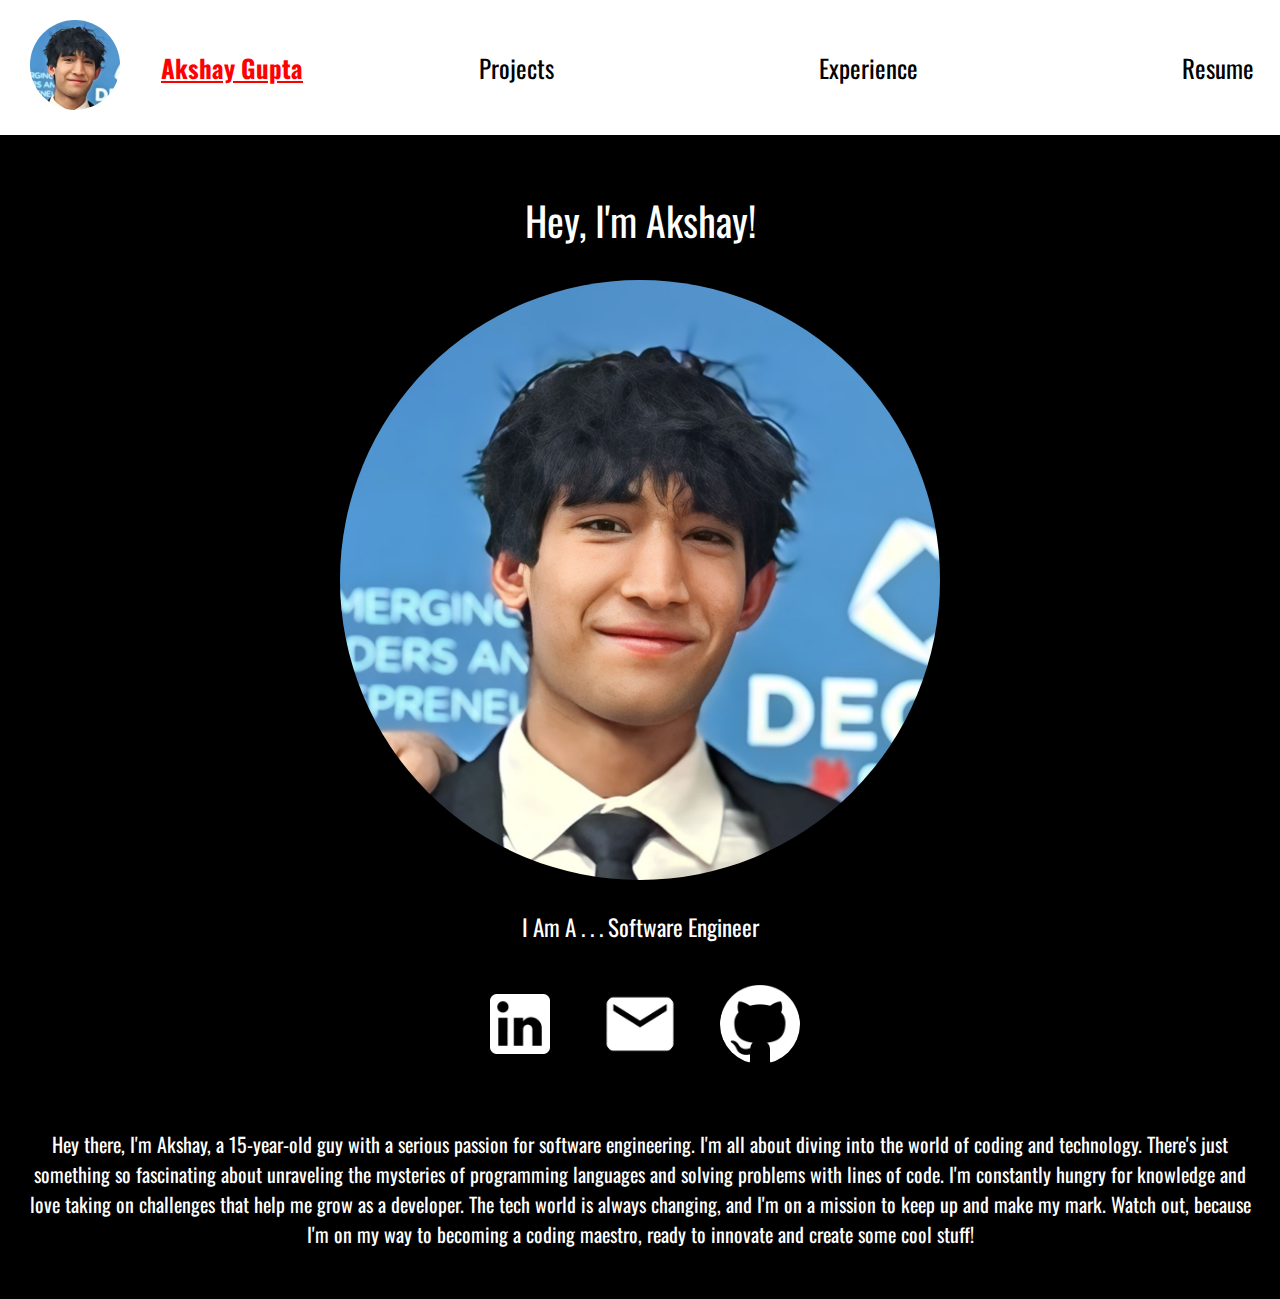
<file: index.html>
<!DOCTYPE html>
<html>
  <head>
    <title>
      Akshay Gupta
    </title>
    <link rel="stylesheet" href="styles/home-styles.css">
    <link rel="stylesheet" href="styles/general-styles.css">
    <link rel="preconnect" href="https://fonts.googleapis.com">
    <link rel="preconnect" href="https://fonts.gstatic.com" crossorigin>
    <link href="https://fonts.googleapis.com/css2?family=Oswald:wght@400;500;700&display=swap" rel="stylesheet">

  </head>

  <body class="body">
    <div class="header">
      <div class="left-header">
        <a href="index.html">
          <img class="header-picture" src="header-image.png">
        </a>
        <a href="index.html">
          <button class="header-name">
          Akshay Gupta
          </button>
        </a>
      </div>
      <div class="right-header">
        <a href="projects.html"> <button class="header-pages">
          Projects
        </button> </a>
        <a href="experience.html"> <button class="header-pages">
          Experience
        </button></a>
        <a href="resume.html"> <button class="header-pages">
          Resume
        </button></a>
      </div>
    </div>
    <div class="page-content">

      <div class="about-me">
        Hey, I'm Akshay!
      </div>

      <div class="page-image-div">
        <img class="page-image" src="big-image.png">
      </div>


      <div class="i-am">
        I Am A . . . Software Engineer
      </div>

      <div class="social-links-div">
        <a href="https://www.linkedin.com/in/akshay-m-gupta" target="_blank"><img class="social-links" src="social-links/linkedin.png"></a>
        <a href="https://mail.google.com/mail/u/1/?fs=1&to=akshaymgupta2008@gmail.com&tf=cm" target="_blank"><img class="social-links" src="social-links/mail.png"></a>
        <a href="https://github.com/akshayg99" target="_blank"><img class="social-links" src="social-links/github.png"></a>
      </div>

      <div class="about-me-text">
        Hey there, I'm Akshay, a 15-year-old guy with a serious passion for software engineering. 
        I'm all about diving into the world of coding and technology. There's just something so 
        fascinating about unraveling the mysteries of programming languages and solving problems 
        with lines of code. I'm constantly hungry for knowledge and love taking on challenges that 
        help me grow as a developer. The tech world is always changing, and I'm on a mission to 
        keep up and make my mark. Watch out, because I'm on my way to becoming a coding maestro, 
        ready to innovate and create some cool stuff!
      </div>
    </div>

  </body>







</html>
</file>
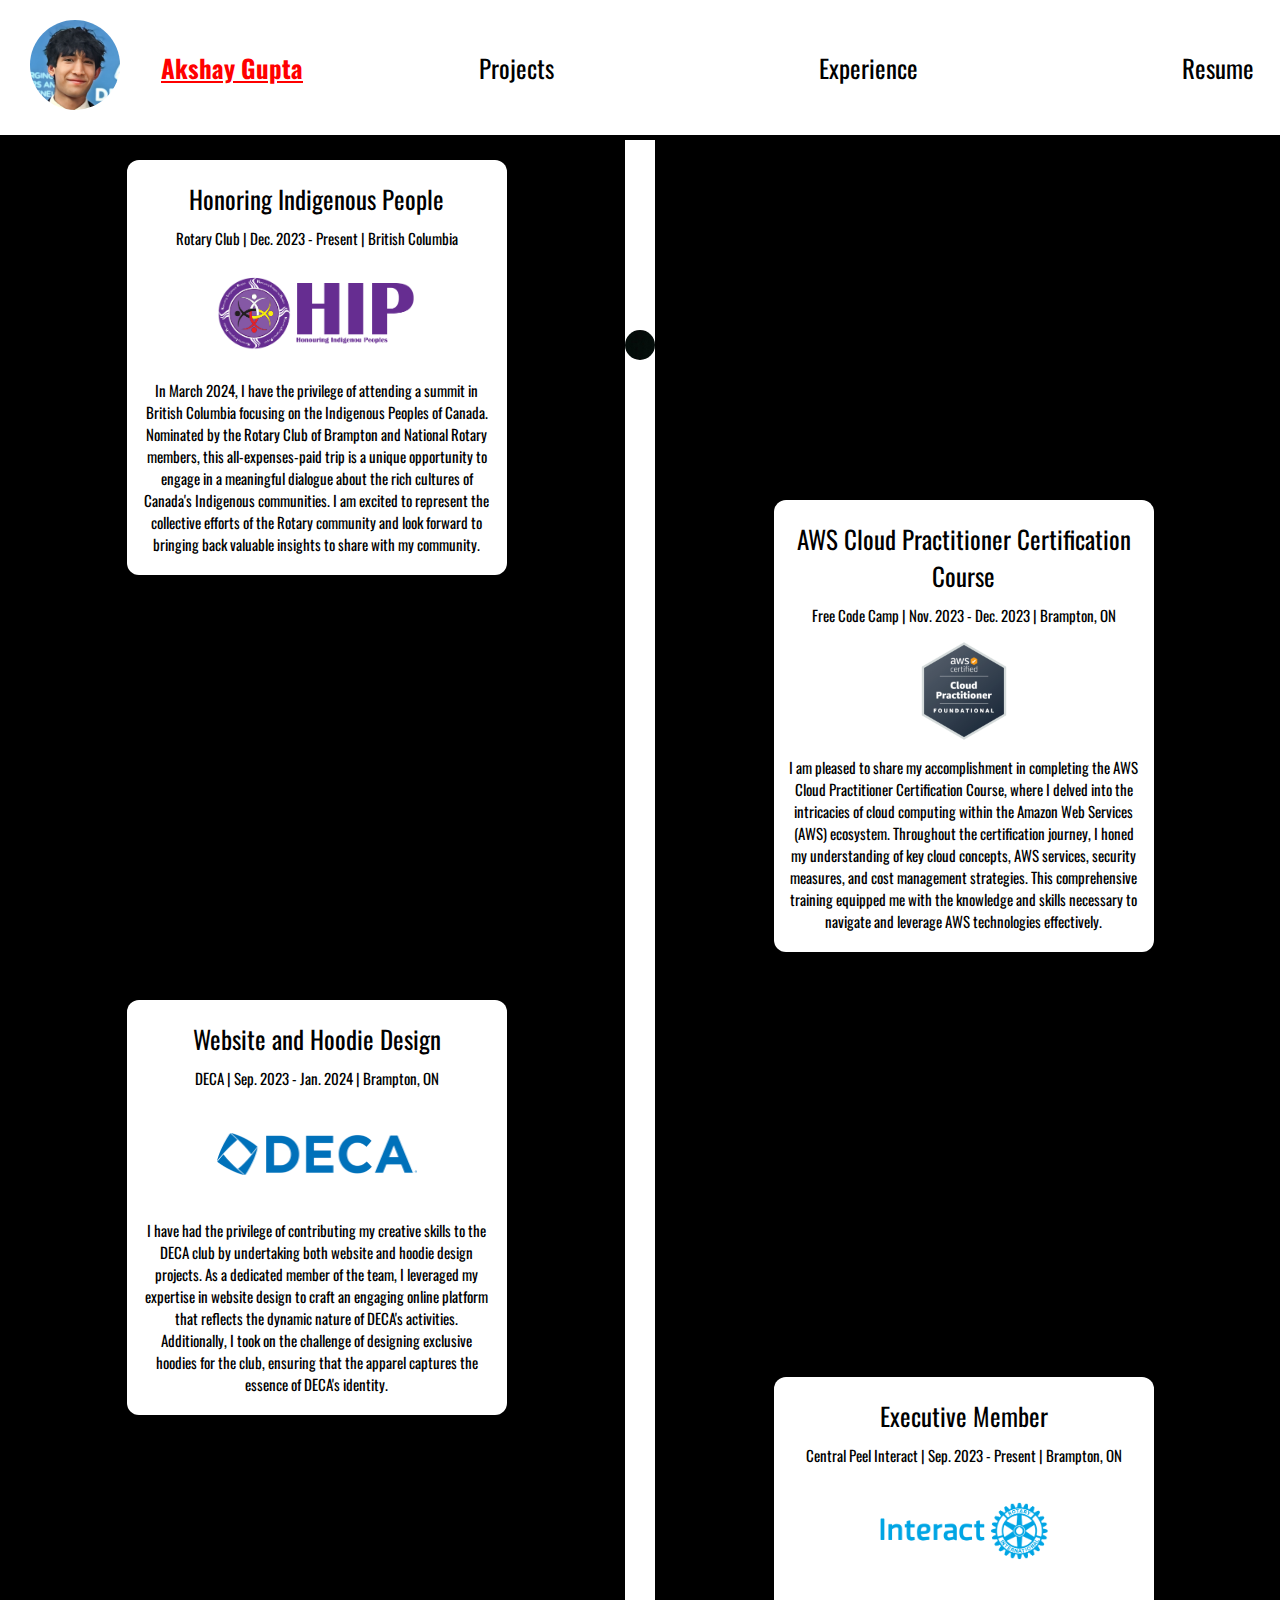
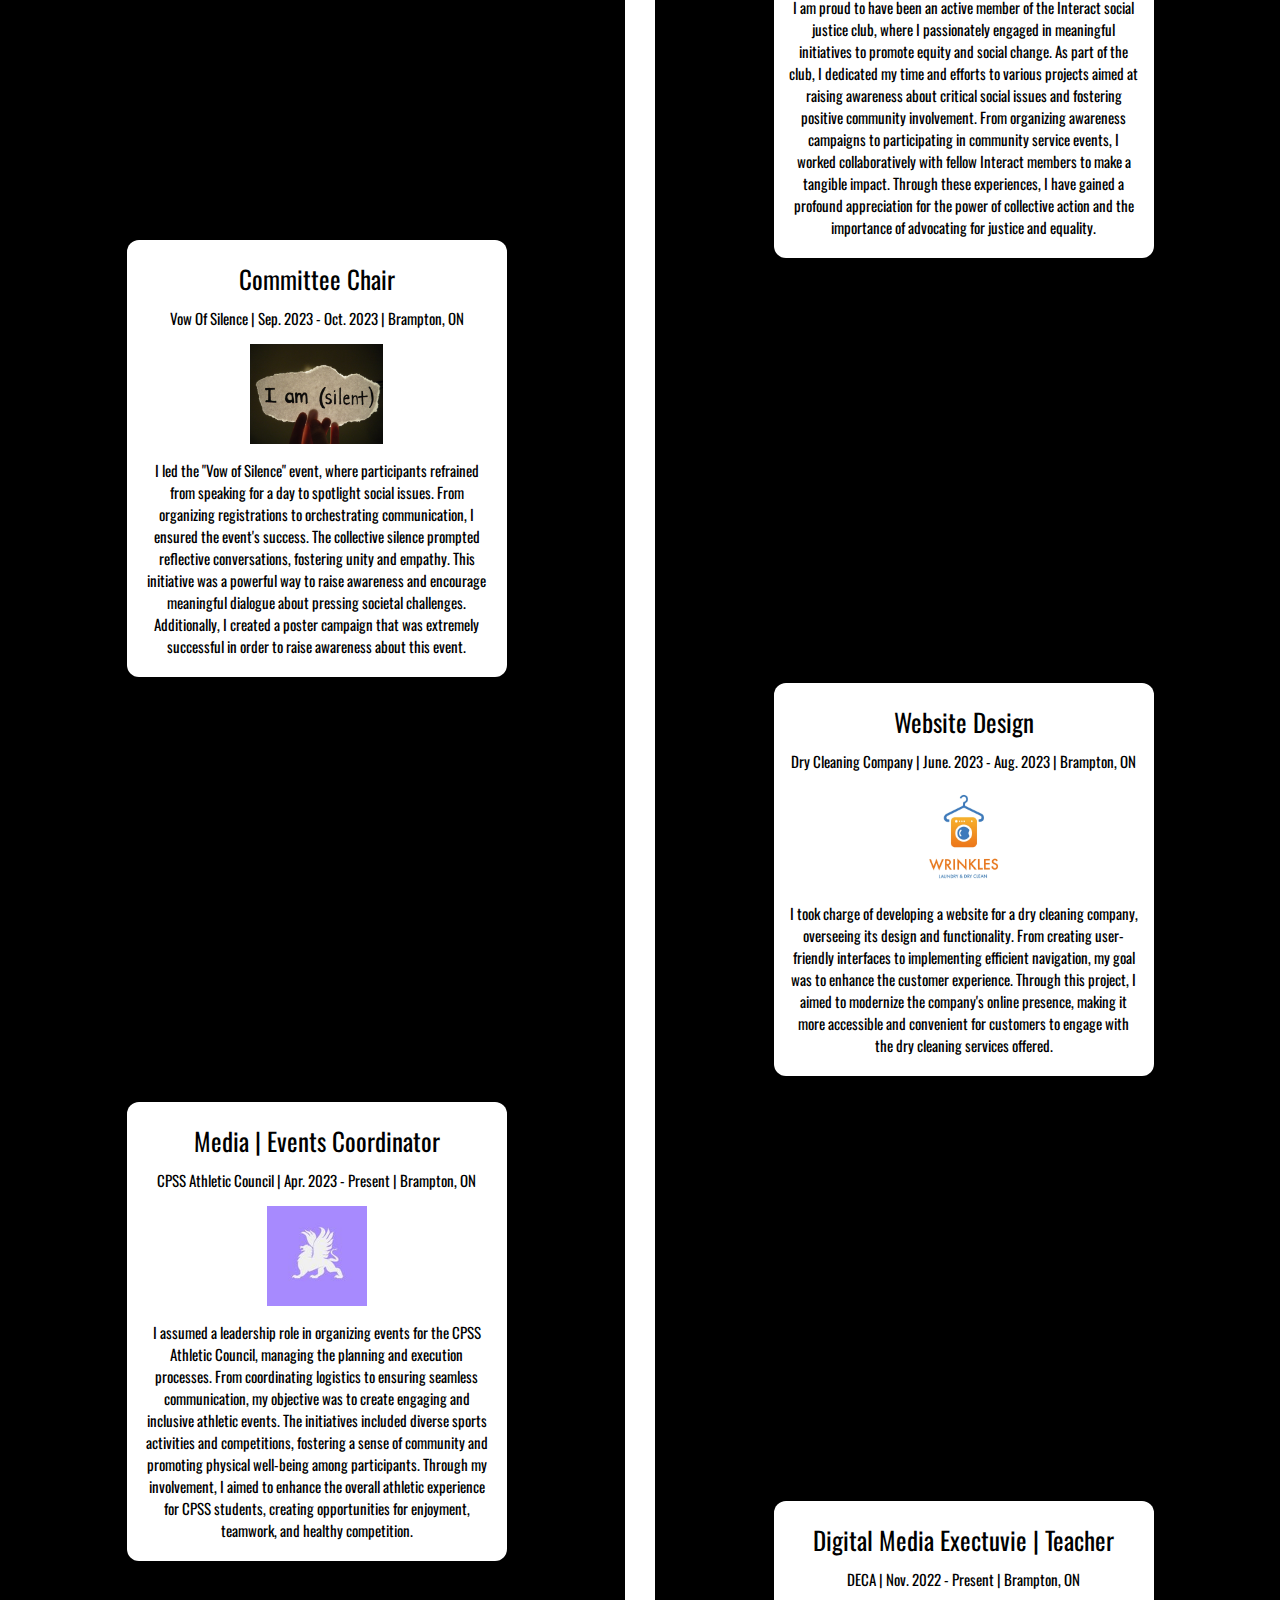
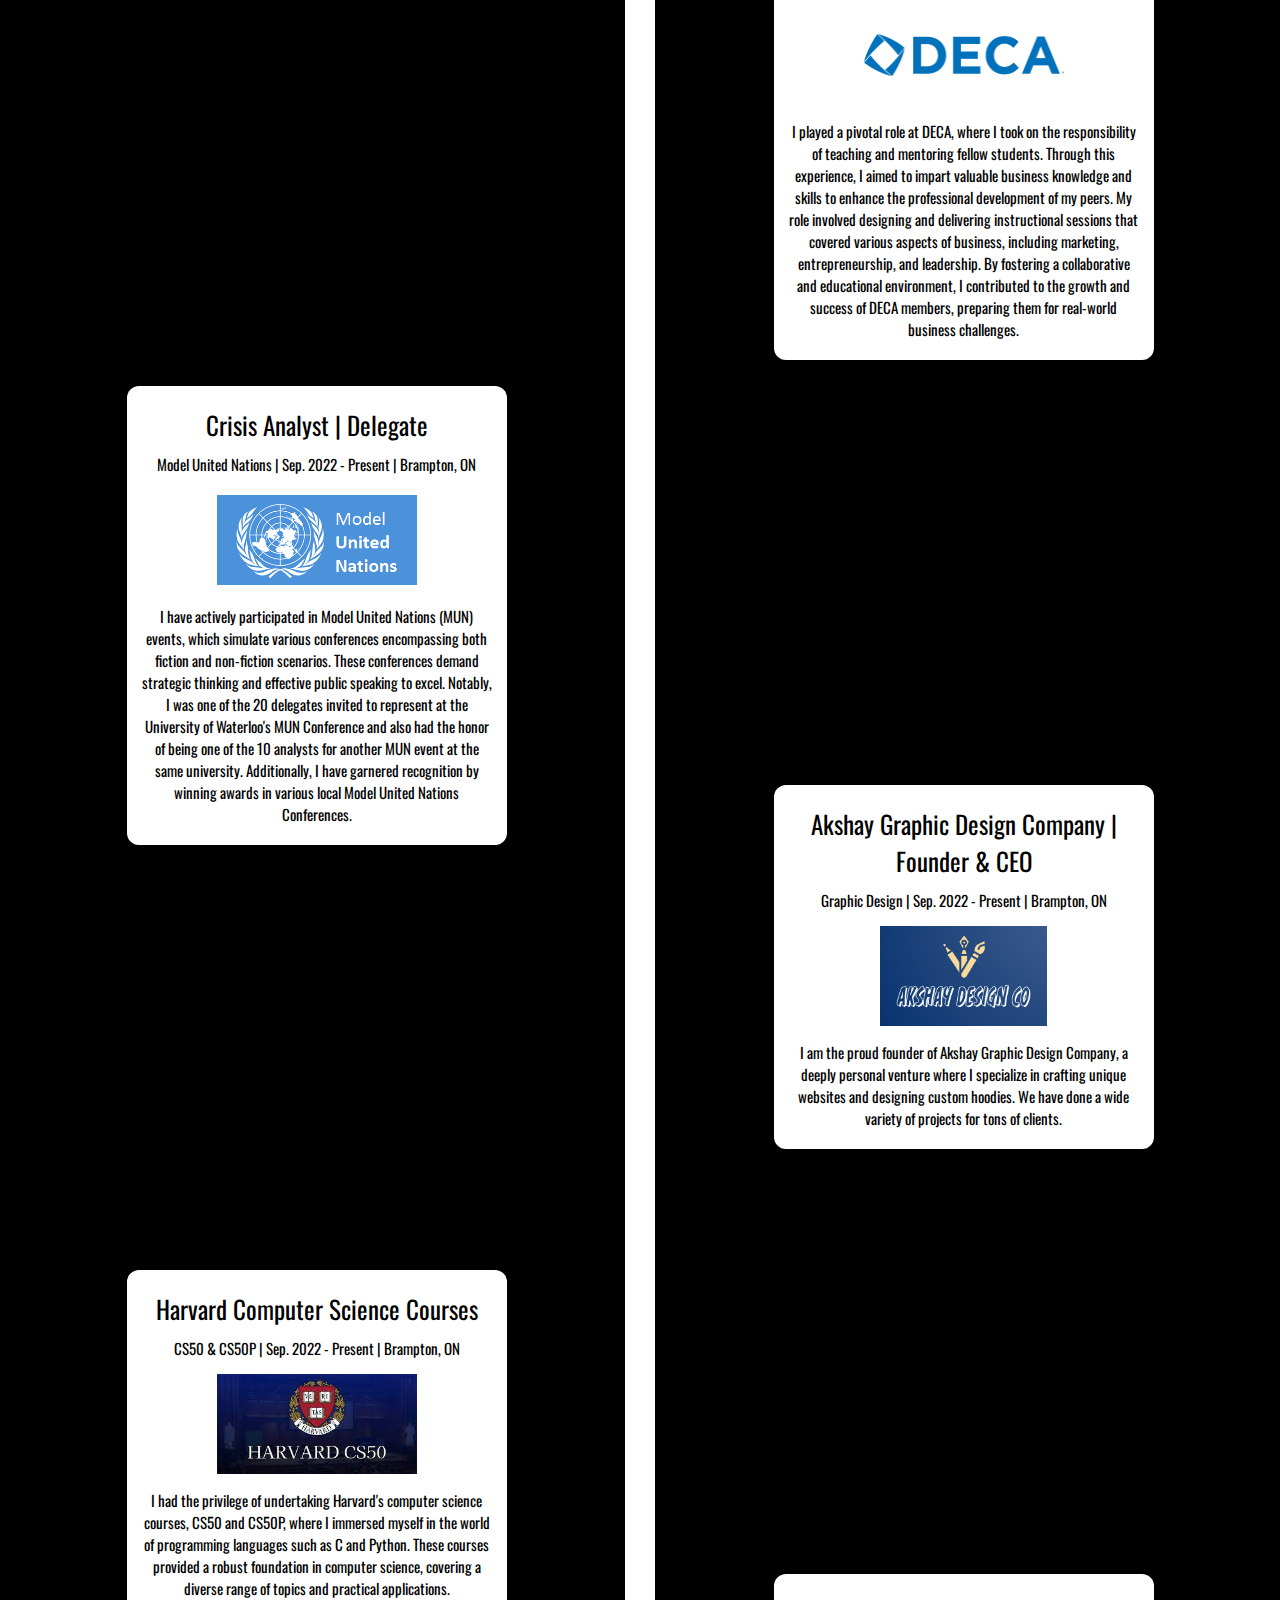
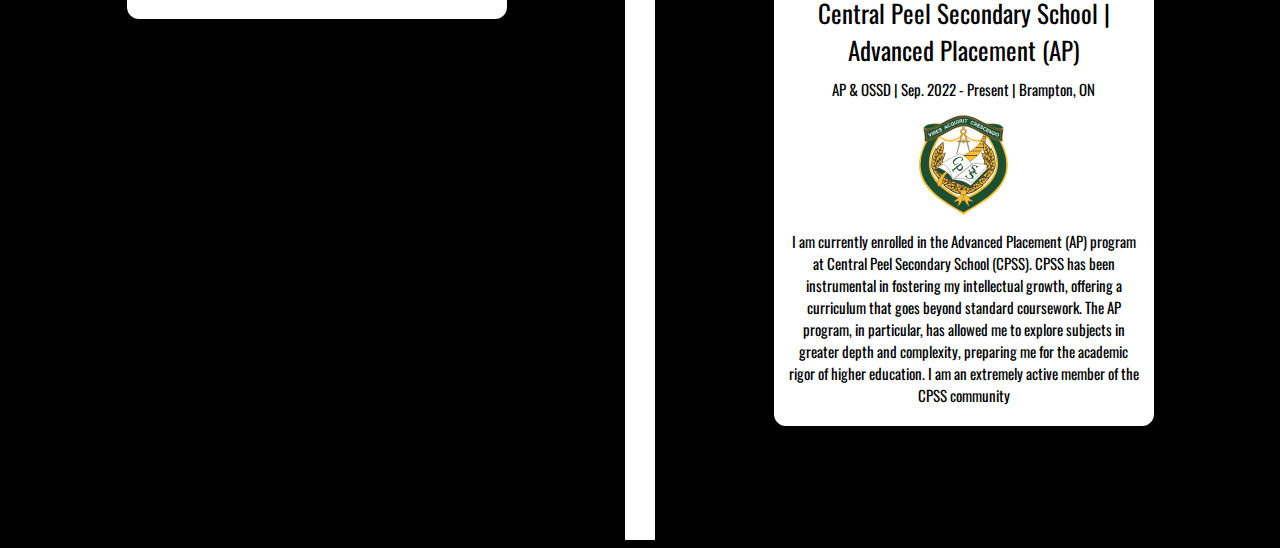
<file: experience.html>
<!DOCTYPE html>
<html>
  <head>
    <title>
      Akshay Gupta
    </title>
    <link rel="stylesheet" href="styles/experience-styles.css">
    <link rel="stylesheet" href="styles/general-styles.css">
    <link rel="preconnect" href="https://fonts.googleapis.com">
    <link rel="preconnect" href="https://fonts.gstatic.com" crossorigin>
    <link href="https://fonts.googleapis.com/css2?family=Oswald:wght@400;500;700&display=swap" rel="stylesheet">

  </head>

  <body class="body">
    <div class="header">
      <div class="left-header">
        <a href="index.html">
          <img class="header-picture" src="header-image.png">
        </a>
        <a href="index.html">
          <button class="header-name">
          Akshay Gupta
          </button>
        </a>
      </div>
      <div class="right-header">
        <a href="projects.html"> <button class="header-pages">
          Projects
        </button> </a>
        <a href="experience.html"> <button class="header-pages">
          Experience
        </button></a>
        <a href="resume.html"> <button class="header-pages">
          Resume
        </button></a>
      </div>
    </div>
    <div class="page-content">
      <div class="timeline">
        <div class="left-section">
          <div class="timeline-full-element-1">
              <div class="timeline-position">
                Honoring Indigenous People
              </div>
              <div class="timeline-job">
                Rotary Club | Dec. 2023 - Present | British Columbia
              </div>
              <div class="timeline-logo-div">
                <img class="timeline-logo" src="timeline photos/hip-logo.png">
              </div>
              <div class="timeline-description">
                In March 2024, I have the privilege of attending a summit 
                in British Columbia focusing on the Indigenous Peoples of 
                Canada. Nominated by the Rotary Club of Brampton and National
                 Rotary members, this all-expenses-paid trip is a unique 
                 opportunity to engage in a meaningful dialogue about the 
                 rich cultures of Canada's Indigenous communities. I am 
                 excited to represent the collective efforts of the Rotary 
                 community and look forward to bringing back valuable 
                 insights to share with my community. 
              </div>
          </div>
          <div class="timeline-full-element">
              <div class="timeline-position">
                Website and Hoodie Design
              </div>
              <div class="timeline-job">
                DECA | Sep. 2023 - Jan. 2024 | Brampton, ON
              </div>
              <div class="timeline-logo-div">
                <img class="timeline-logo" src="timeline photos/deca-logo.png">
              </div>
              <div class="timeline-description">
                I have had the privilege of contributing my creative skills to
                 the DECA club by undertaking both website and hoodie design 
                 projects. As a dedicated member of the team, I leveraged my 
                 expertise in website design to craft an engaging online platform
                  that reflects the dynamic nature of DECA's activities. 
                  Additionally, I took on the challenge of designing exclusive
                   hoodies for the club, ensuring that the apparel captures 
                   the essence of DECA's identity.
              </div>
          </div>
          <div class="timeline-full-element">
            <div class="timeline-position">
              Committee Chair
            </div>
            <div class="timeline-job">
              Vow Of Silence | Sep. 2023 - Oct. 2023 | Brampton, ON
            </div>
            <div class="timeline-logo-div">
              <img class="timeline-logo" src="timeline photos/vos-logo.jpeg">
            </div>
            <div class="timeline-description">
              I led the "Vow of Silence" event, where participants refrained from 
              speaking for a day to spotlight social issues. From organizing 
              registrations to orchestrating communication, I ensured the event's 
              success. The collective silence prompted reflective conversations, 
              fostering unity and empathy. This initiative was a powerful way to 
              raise awareness and encourage meaningful dialogue about pressing 
              societal challenges. Additionally, I created a poster campaign that
              was extremely successful in order to raise awareness about this event. 
            </div>
          </div>
          <div class="timeline-full-element">
            <div class="timeline-position">
              Media | Events Coordinator
            </div>
            <div class="timeline-job">
              CPSS Athletic Council | Apr. 2023 - Present | Brampton, ON
            </div>
            <div class="timeline-logo-div">
              <img class="timeline-logo" src="timeline photos/atheltic-council-logo.jpeg">
            </div>
            <div class="timeline-description">
              I assumed a leadership role in organizing events for the CPSS 
              Athletic Council, managing the planning and execution processes. 
              From coordinating logistics to ensuring seamless communication, 
              my objective was to create engaging and inclusive athletic events. 
              The initiatives included diverse sports activities and competitions, 
              fostering a sense of community and promoting physical well-being among 
              participants. Through my involvement, I aimed to enhance the overall
               athletic experience for CPSS students, creating opportunities for enjoyment,
                teamwork, and healthy competition.
            </div>
          </div>
          <div class="timeline-full-element">
            <div class="timeline-position">
              Crisis Analyst | Delegate
            </div>
            <div class="timeline-job">
              Model United Nations | Sep. 2022 - Present | Brampton, ON
            </div>
            <div class="timeline-logo-div">
              <img class="timeline-logo" src="timeline photos/mun-logo.png">
            </div>
            <div class="timeline-description">
              I have actively participated in Model United Nations (MUN) events, which 
              simulate various conferences encompassing both fiction and non-fiction 
              scenarios. These conferences demand strategic thinking and effective public 
              speaking to excel. Notably, I was one of the 20 delegates invited to represent 
              at the University of Waterloo's MUN Conference and also had the honor of being 
              one of the 10 analysts for another MUN event at the same university. Additionally, 
              I have garnered recognition by winning awards in various local Model United Nations 
              Conferences.
            </div>
          </div>
          <div class="timeline-full-element">
            <div class="timeline-position">
              Harvard Computer Science Courses 
            </div>
            <div class="timeline-job">
              CS50 & CS50P | Sep. 2022 - Present | Brampton, ON
            </div>
            <div class="timeline-logo-div">
              <img class="timeline-logo" src="timeline photos/cs50.jpeg">
            </div>
            <div class="timeline-description">
              I had the privilege of undertaking Harvard's computer science 
              courses, CS50 and CS50P, where I immersed myself in the world 
              of programming languages such as C and Python. These courses 
              provided a robust foundation in computer science, covering a 
              diverse range of topics and practical applications. 
            </div>
          </div>
        </div>
        <div class="middle-section">
          <img class="middle-photo" src="timeline photos/timeline-icon.jpeg">
        </div>
        <div class="right-section">
          <div class="timeline-full-element-1">
              <div class="timeline-position">
                AWS Cloud Practitioner Certification Course
              </div>
              <div class="timeline-job">
                Free Code Camp | Nov. 2023 - Dec. 2023 | Brampton, ON
              </div>
              <div class="timeline-logo-div">
                <img class="timeline-logo" src="timeline photos/aws-logo.png">
              </div>
              <div class="timeline-description">
                I am pleased to share my accomplishment in completing the AWS
                 Cloud Practitioner Certification Course, where I delved into
                  the intricacies of cloud computing within the Amazon Web 
                  Services (AWS) ecosystem. Throughout the certification journey,
                   I honed my understanding of key cloud concepts, AWS services, 
                   security measures, and cost management strategies. This
                    comprehensive training equipped me with the knowledge and 
                    skills necessary to navigate and leverage AWS technologies 
                    effectively. 
              </div>
          </div>
            <div class="timeline-full-element">
              <div class="timeline-position">
                Executive Member
              </div>
              <div class="timeline-job">
                Central Peel Interact | Sep. 2023 - Present | Brampton, ON
              </div>
              <div class="timeline-logo-div">
                <img class="timeline-logo" src="timeline photos/interact-logo.png">
              </div>
              <div class="timeline-description">
                I am proud to have been an active member of the Interact social 
                justice club, where I passionately engaged in meaningful initiatives
                to promote equity and social change. As part of the club, I 
                dedicated my time and efforts to various projects aimed at raising
                awareness about critical social issues and fostering positive community
                involvement. From organizing awareness campaigns to participating
                in community service events, I worked collaboratively with fellow
                Interact members to make a tangible impact. Through these experiences,
                I have gained a profound appreciation for the power of collective action
                and the importance of advocating for justice and equality. 
              </div>
            </div>
            <div class="timeline-full-element">
              <div class="timeline-position">
                Website Design
              </div>
              <div class="timeline-job">
                Dry Cleaning Company | June. 2023 - Aug. 2023 | Brampton, ON
              </div>
              <div class="timeline-logo-div">
                <img class="timeline-logo" src="timeline photos/drycleaner-logo.png">
              </div>
              <div class="timeline-description">
                I took charge of developing a website for a dry cleaning company, 
                overseeing its design and functionality. From creating user-friendly
                 interfaces to implementing efficient navigation, my goal was to 
                 enhance the customer experience. Through this project, I aimed to 
                 modernize the company's online presence, making it more accessible 
                 and convenient for customers to engage with the dry cleaning services offered.
              </div>
            </div>
            <div class="timeline-full-element">
              <div class="timeline-position">
                Digital Media Exectuvie | Teacher
              </div>
              <div class="timeline-job">
                DECA | Nov. 2022 - Present | Brampton, ON
              </div>
              <div class="timeline-logo-div">
                <img class="timeline-logo" src="timeline photos/deca-logo.png">
              </div>
              <div class="timeline-description">
                I played a pivotal role at DECA, where I took on the responsibility
                 of teaching and mentoring fellow students. Through this experience, 
                 I aimed to impart valuable business knowledge and skills to enhance 
                 the professional development of my peers. My role involved designing 
                 and delivering instructional sessions that covered various aspects of 
                 business, including marketing, entrepreneurship, and leadership. By 
                 fostering a collaborative and educational environment, I contributed 
                 to the growth and success of DECA members, preparing them for real-world 
                business challenges.
              </div>
            </div>
            <div class="timeline-full-element">
              <div class="timeline-position">
                Akshay Graphic Design Company | Founder & CEO
              </div>
              <div class="timeline-job">
                Graphic Design | Sep. 2022 - Present | Brampton, ON
              </div>
              <div class="timeline-logo-div">
                <img class="timeline-logo" src="timeline photos/akshay-logo.png">
              </div>
              <div class="timeline-description">
                I am the proud founder of Akshay Graphic Design Company, a deeply 
                personal venture where I specialize in crafting unique websites 
                and designing custom hoodies. We have done a wide variety of 
                projects for tons of clients. 
              </div>
            </div>
            <div class="timeline-full-element">
              <div class="timeline-position">
                Central Peel Secondary School | Advanced Placement (AP)
              </div>
              <div class="timeline-job">
                AP & OSSD | Sep. 2022 - Present | Brampton, ON
              </div>
              <div class="timeline-logo-div">
                <img class="timeline-logo" src="timeline photos/cpss-logo.svg">
              </div>
              <div class="timeline-description">
                I am currently enrolled in the Advanced Placement (AP) program at Central Peel Secondary School (CPSS). 
                CPSS has been instrumental in fostering my intellectual growth, offering a curriculum that goes 
                beyond standard coursework. The AP program, in particular, has allowed me to explore subjects in greater 
                depth and complexity, preparing me for the academic rigor of higher education. I am an extremely active member of the CPSS community
              </div>
            </div>
        </div>



      </div>

    </div>



  </body>




</html>
</file>
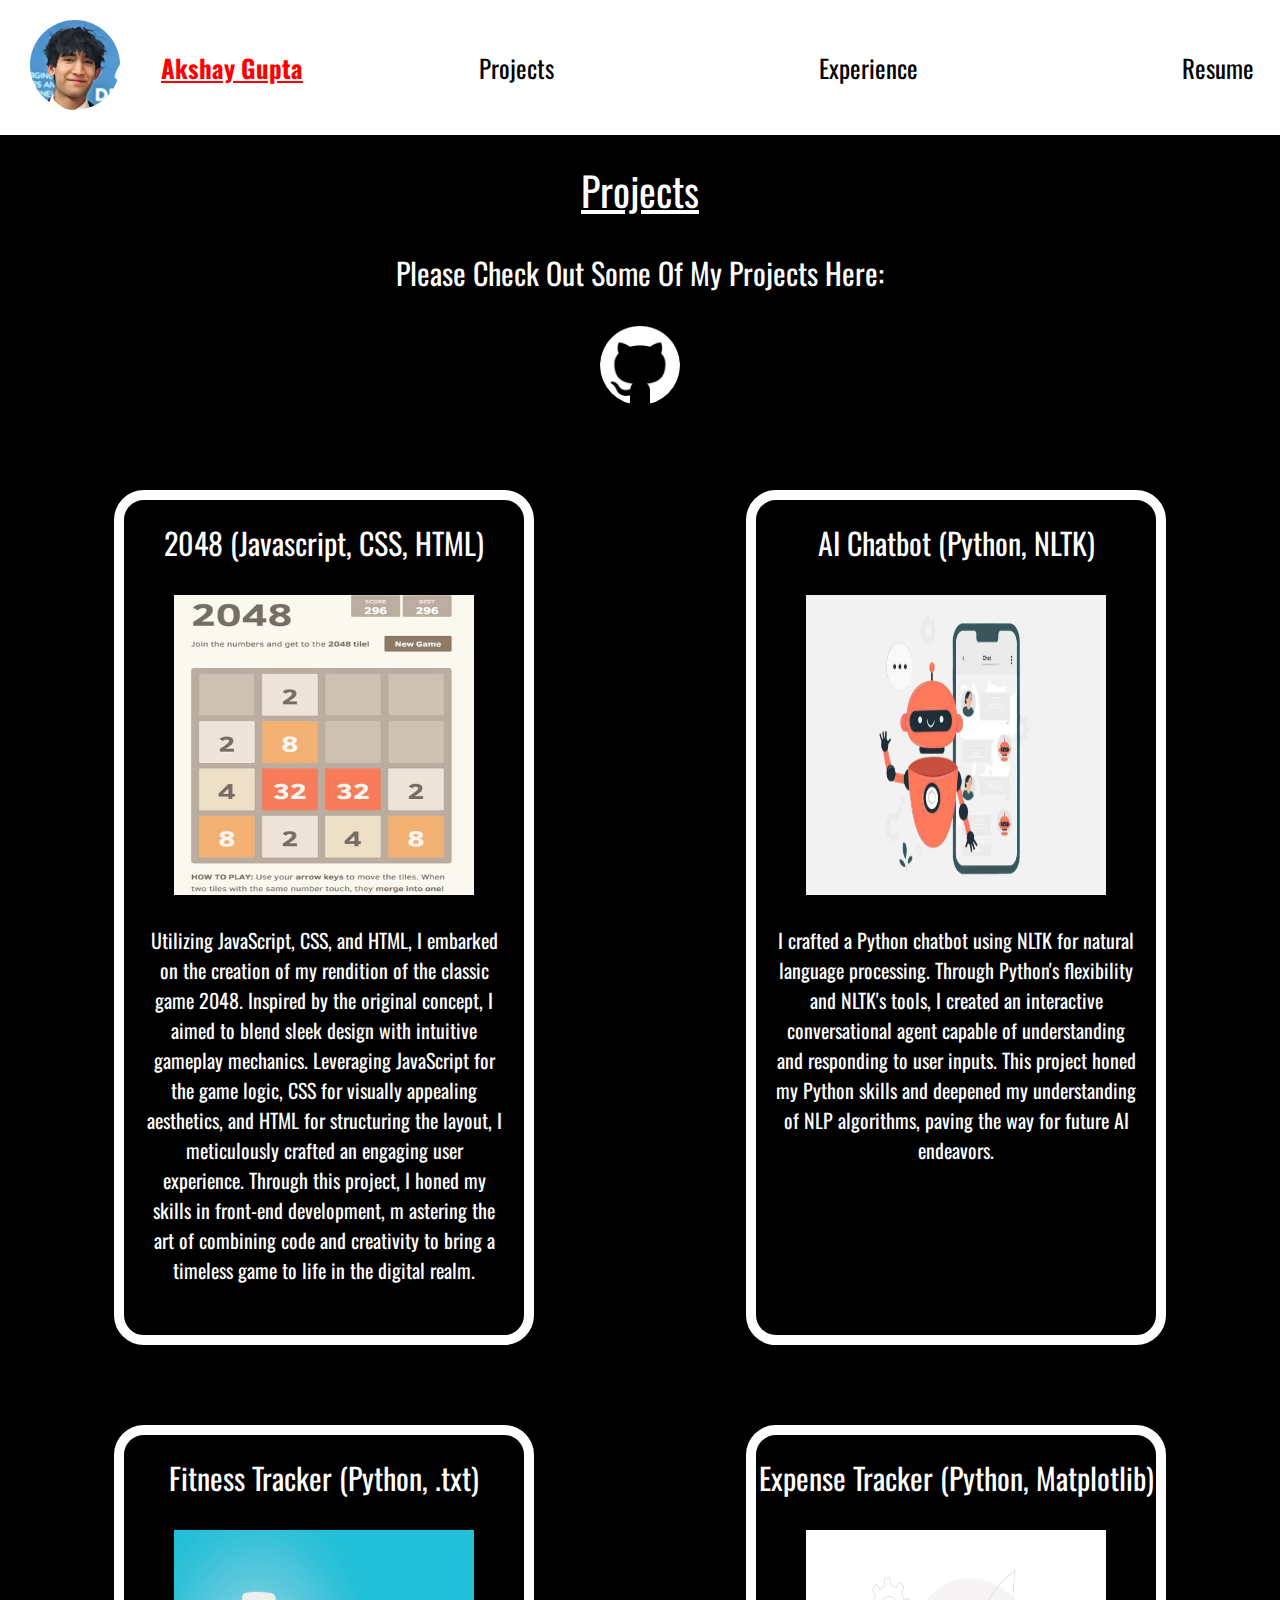
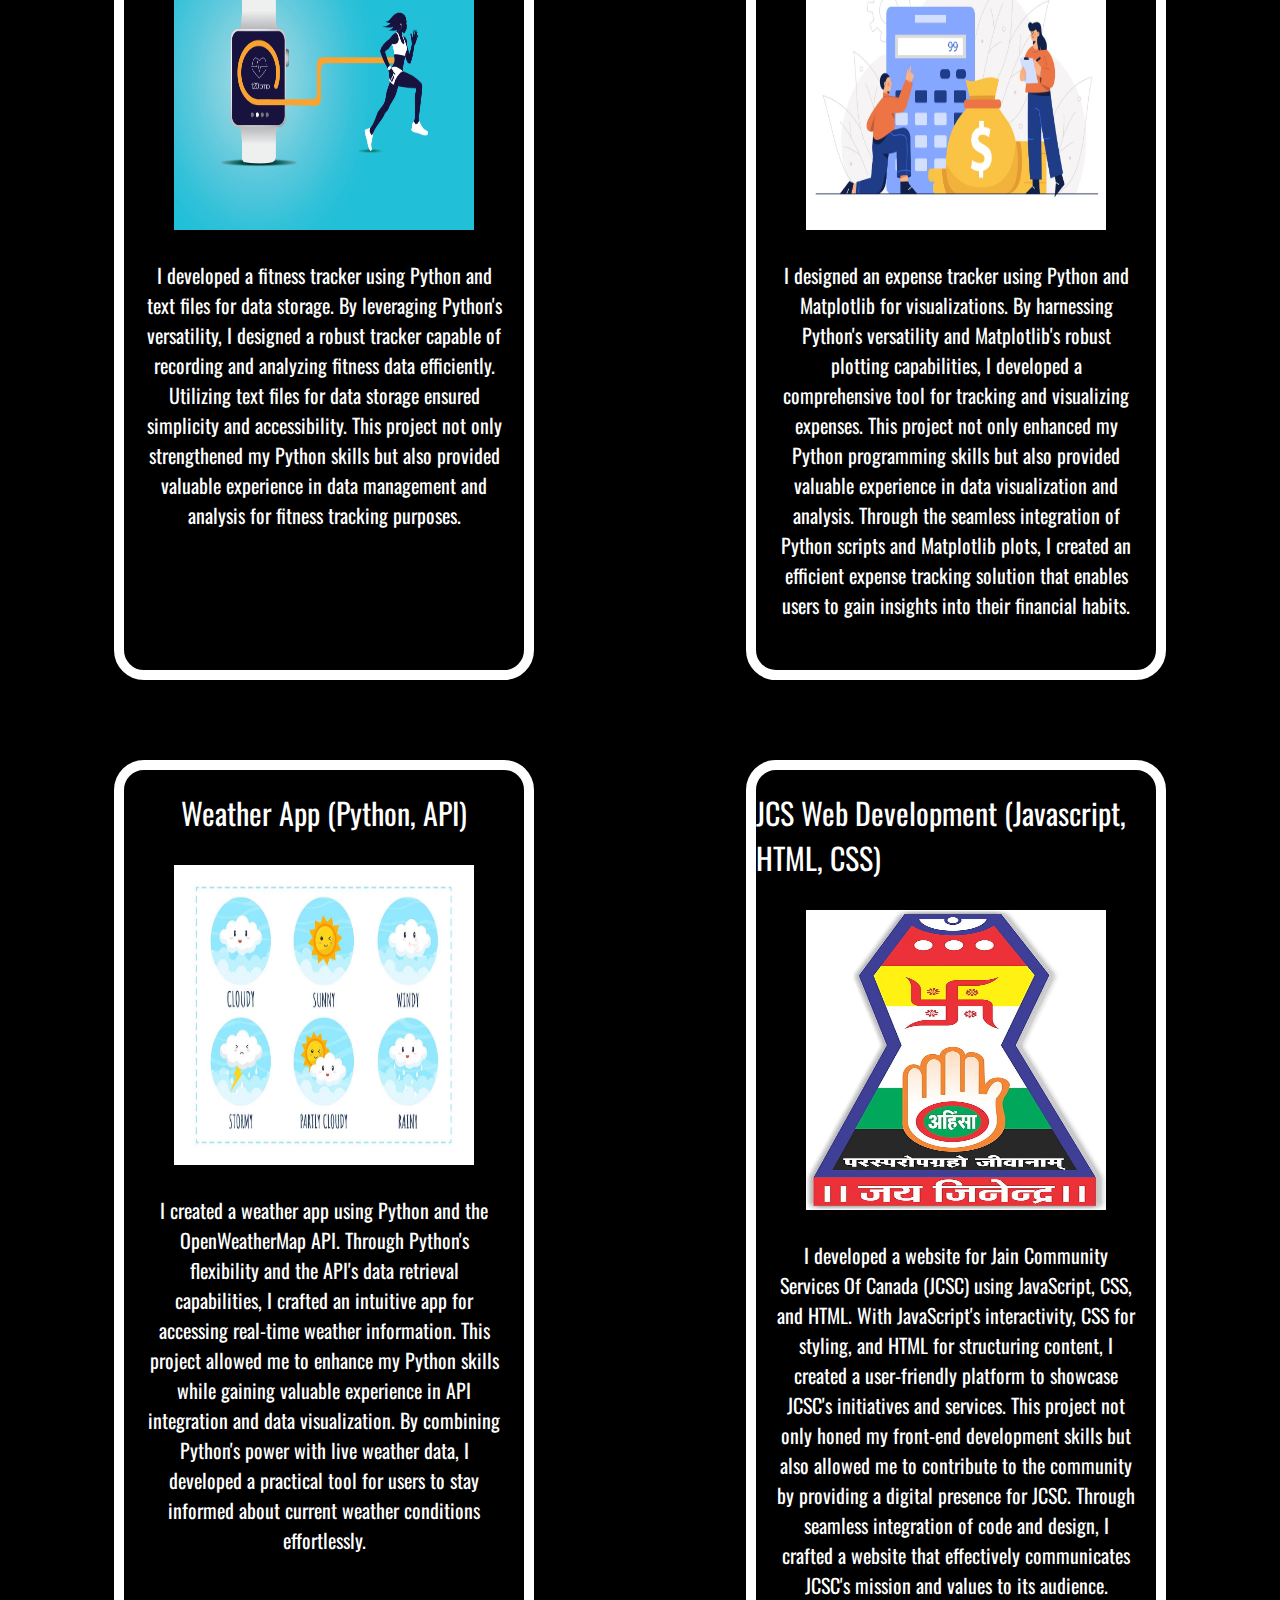
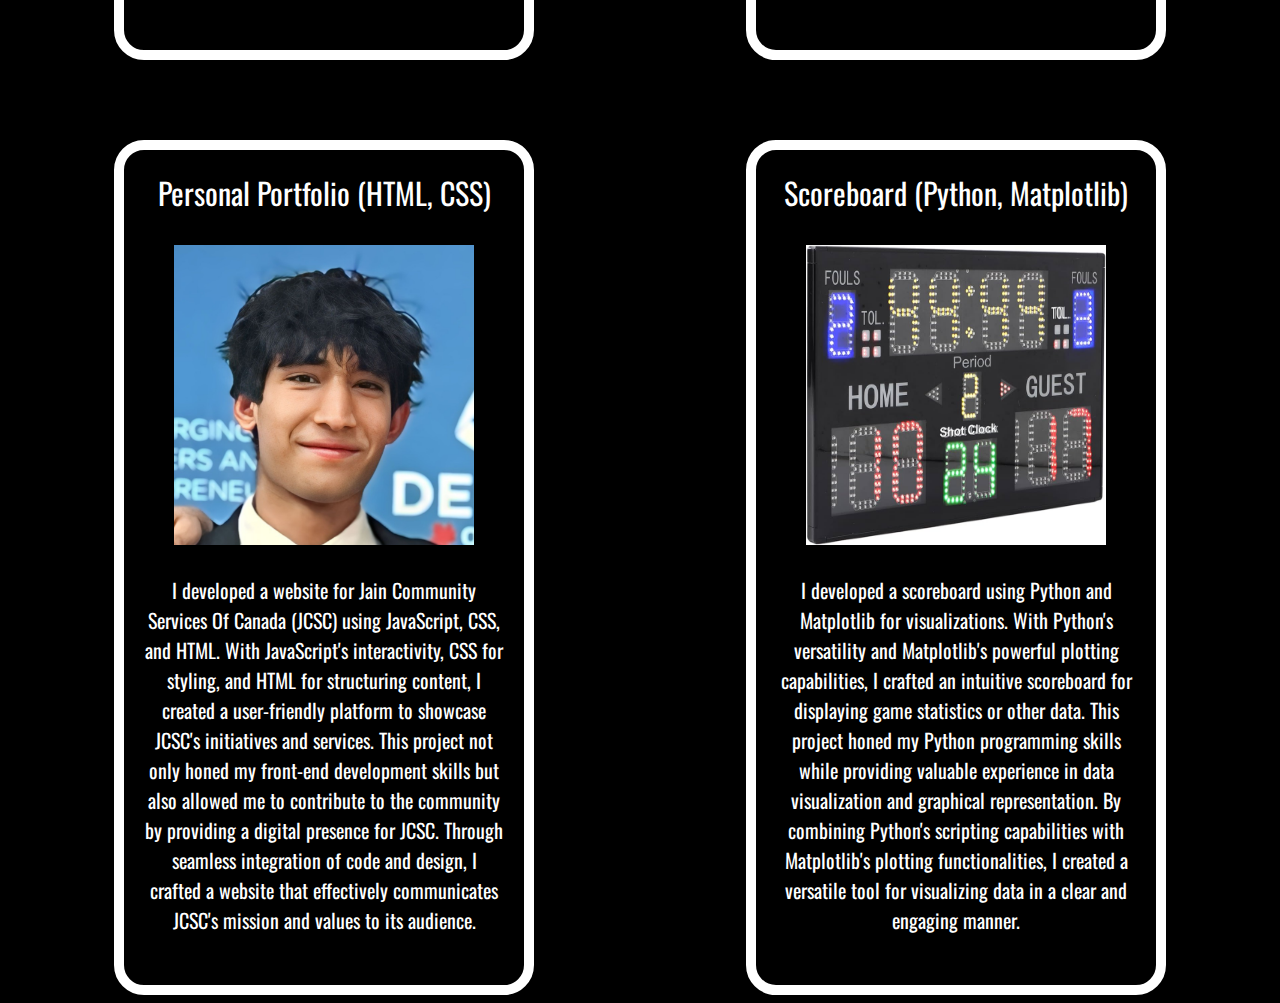
<file: projects.html>
<!DOCTYPE html>
<html>
  <head>
    <title>
      Akshay Gupta
    </title>
    <link rel="stylesheet" href="styles/project-styles.css">
    <link rel="stylesheet" href="styles/general-styles.css">
    <link rel="preconnect" href="https://fonts.googleapis.com">
    <link rel="preconnect" href="https://fonts.gstatic.com" crossorigin>
    <link href="https://fonts.googleapis.com/css2?family=Oswald:wght@400;500;700&display=swap" rel="stylesheet">

  </head>

  <body class="body">
    <div class="header">
      <div class="left-header">
        <a href="index.html">
          <img class="header-picture" src="header-image.png">
        </a>
        <a href="index.html">
          <button class="header-name">
          Akshay Gupta
          </button>
        </a>
      </div>
      <div class="right-header">
        <a href="projects.html"> <button class="header-pages">
          Projects
        </button> </a>
        <a href="experience.html"> <button class="header-pages">
          Experience
        </button></a>
        <a href="resume.html"> <button class="header-pages">
          Resume
        </button></a>
      </div>
    </div>
    <div class="page-content">
      <div class="project-title">
        Projects
      </div>
      <div class="project-name">
        Please Check Out Some Of My Projects Here:
      </div>
      <div class="social-links-div">
        <a href="https://github.com/AkshayG99?tab=repositories" target="_blank"><img class="social-links" src="social-links/github.png"></a>
      </div>
      <div class="project-grid">
        <div class="full-project">
          <div class="project-name">
            2048 (Javascript, CSS, HTML)
          </div>
          <div class="project-image-div">
            <img class="project-image" src="project-pictures/2048-image.jpeg">
          </div>
          <div class="project-description">
            Utilizing JavaScript, CSS, and HTML, I embarked on the creation of my rendition of the classic game 2048. 
            Inspired by the original concept, I aimed to blend sleek design with intuitive gameplay mechanics. 
            Leveraging JavaScript for the game logic, CSS for visually appealing aesthetics, and HTML for structuring the layout, 
            I meticulously crafted an engaging user experience. Through this project, I honed my skills in front-end development, m
            astering the art of combining code and creativity to bring a timeless game to life in the digital realm.
          </div>
        </div>
        <div class="full-project">
          <div class="project-name">
            AI Chatbot (Python, NLTK)
          </div>
          <div class="project-image-div">
            <img class="project-image" src="project-pictures/chatbot-image.webp">
          </div>
          <div class="project-description">
            I crafted a Python chatbot using NLTK for natural language processing. 
            Through Python's flexibility and NLTK's tools, I created an interactive 
            conversational agent capable of understanding and responding to user inputs. 
            This project honed my Python skills and deepened my understanding of NLP algorithms, 
            paving the way for future AI endeavors.
          </div>
        </div>
        
        <div class="full-project">
          <div class="project-name">
            Fitness Tracker (Python, .txt)
          </div>
          <div class="project-image-div">
            <img class="project-image" src="project-pictures/fitness-image.png">
          </div>
          <div class="project-description">
            I developed a fitness tracker using Python and text files for data storage. 
            By leveraging Python's versatility, I designed a robust tracker capable of 
            recording and analyzing fitness data efficiently. Utilizing text files for 
            data storage ensured simplicity and accessibility. This project not only 
            strengthened my Python skills but also provided valuable experience in data 
            management and analysis for fitness tracking purposes.
          </div>
        </div>
        <div class="full-project">
          <div class="project-name">
            Expense Tracker (Python, Matplotlib)
          </div>
          <div class="project-image-div">
            <img class="project-image" src="project-pictures/expense-image.jpeg">
          </div>
          <div class="project-description">
            I designed an expense tracker using Python and Matplotlib for 
            visualizations. By harnessing Python's versatility and Matplotlib's 
            robust plotting capabilities, I developed a comprehensive tool for 
            tracking and visualizing expenses. This project not only enhanced my 
            Python programming skills but also provided valuable experience in data 
            visualization and analysis. Through the seamless integration of Python 
            scripts and Matplotlib plots, I created an efficient expense tracking 
            solution that enables users to gain insights into their financial habits.
          </div>
        </div>
        <div class="full-project">
          <div class="project-name">
            Weather App (Python, API)
          </div>
          <div class="project-image-div">
            <img class="project-image" src="project-pictures/weather-image.jpeg">
          </div>
          <div class="project-description">
            I created a weather app using Python and the OpenWeatherMap API. 
            Through Python's flexibility and the API's data retrieval capabilities, 
            I crafted an intuitive app for accessing real-time weather information. 
            This project allowed me to enhance my Python skills while gaining valuable 
            experience in API integration and data visualization. By combining Python's 
            power with live weather data, I developed a practical tool for users to stay 
            informed about current weather conditions effortlessly.
          </div>
        </div>
        <div class="full-project">
          <div class="project-name">
            JCS Web Development (Javascript, HTML, CSS)
          </div>
          <div class="project-image-div">
            <img class="project-image" src="project-pictures/jain-image.jpg">
          </div>
          <div class="project-description">
            I developed a website for Jain Community Services Of Canada (JCSC) 
            using JavaScript, CSS, and HTML. With JavaScript's interactivity, 
            CSS for styling, and HTML for structuring content, I created a 
            user-friendly platform to showcase JCSC's initiatives and services. 
            This project not only honed my front-end development skills but also 
            allowed me to contribute to the community by providing a digital presence 
            for JCSC. Through seamless integration of code and design, I crafted a website
             that effectively communicates JCSC's mission and values to its audience.
          </div>
        </div>
        <div class="full-project">
          <div class="project-name">
            Personal Portfolio (HTML, CSS)
          </div>
          <div class="project-image-div">
            <img class="project-image" src="header-image.png">
          </div>
          <div class="project-description">
            I developed a website for Jain Community Services Of Canada (JCSC) 
            using JavaScript, CSS, and HTML. With JavaScript's interactivity, 
            CSS for styling, and HTML for structuring content, I created a 
            user-friendly platform to showcase JCSC's initiatives and services. 
            This project not only honed my front-end development skills but also 
            allowed me to contribute to the community by providing a digital presence 
            for JCSC. Through seamless integration of code and design, I crafted a website
             that effectively communicates JCSC's mission and values to its audience.
          </div>
        </div>
        <div class="full-project">
          <div class="project-name">
            Scoreboard (Python, Matplotlib)
          </div>
          <div class="project-image-div">
            <img class="project-image" src="project-pictures/scoreboard-picture.jpg">
          </div>
          <div class="project-description">
            I developed a scoreboard using Python and Matplotlib for visualizations. 
            With Python's versatility and Matplotlib's powerful plotting capabilities, 
            I crafted an intuitive scoreboard for displaying game statistics or other data. 
            This project honed my Python programming skills while providing valuable 
            experience in data visualization and graphical representation. By combining 
            Python's scripting capabilities with Matplotlib's plotting functionalities, 
            I created a versatile tool for visualizing data in a clear and engaging manner.
          </div>
        </div>
        
      </div>

    </div>

  </body>

</html>
</file>
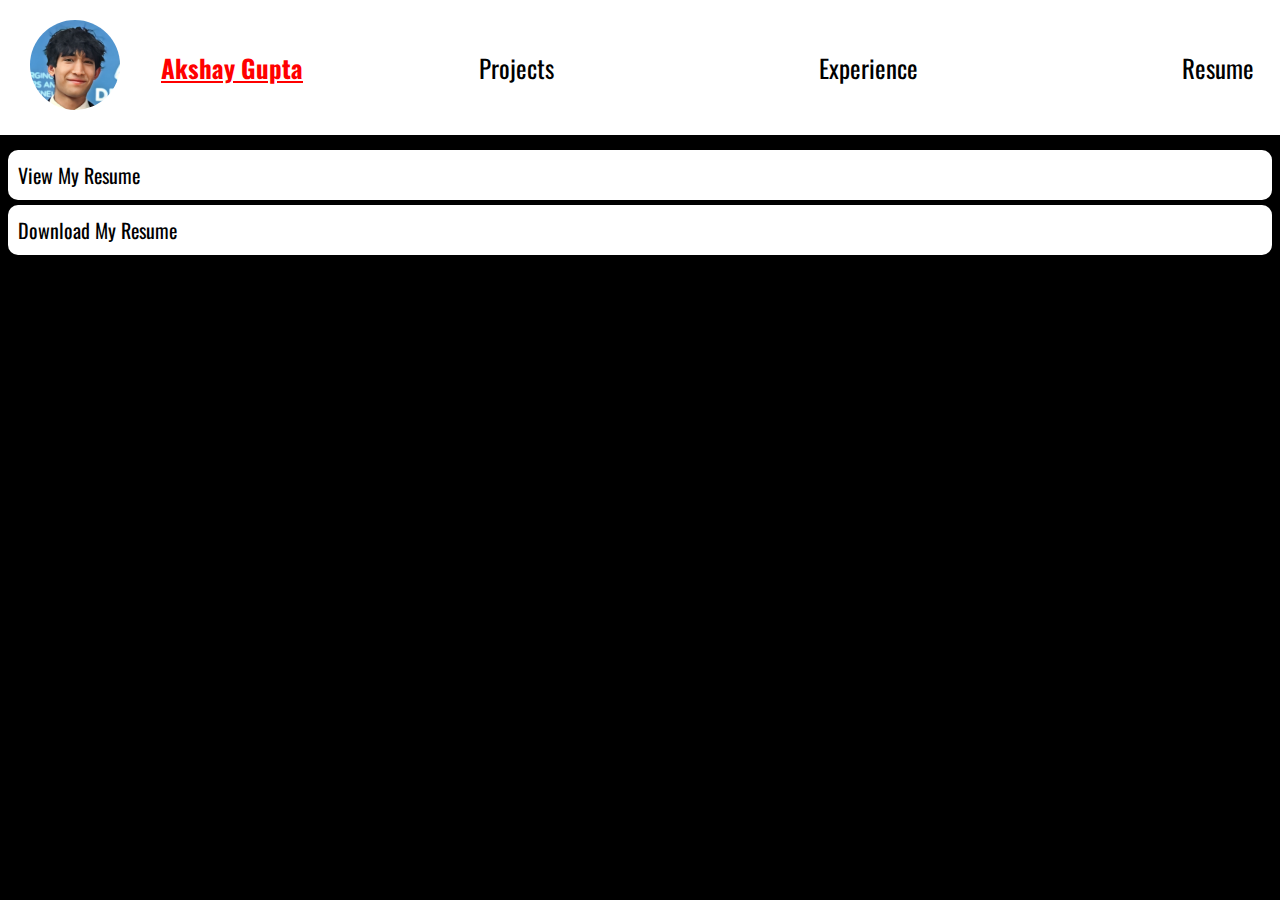
<file: resume.html>
<!DOCTYPE html>
<html>
  <head>
    <title>
      Akshay Gupta
    </title>
    <link rel="stylesheet" href="styles/resume-styles.css">
    <link rel="stylesheet" href="styles/general-styles.css">
    <link rel="preconnect" href="https://fonts.googleapis.com">
    <link rel="preconnect" href="https://fonts.gstatic.com" crossorigin>
    <link href="https://fonts.googleapis.com/css2?family=Oswald:wght@400;500;700&display=swap" rel="stylesheet">

  </head>

  <body class="body">
    <div class="header">
      <div class="left-header">
        <a href="index.html">
          <img class="header-picture" src="header-image.png">
        </a>
        <a href="index.html">
          <button class="header-name">
          Akshay Gupta
          </button>
        </a>
      </div>
      <div class="right-header">
        <a href="projects.html"> <button class="header-pages">
          Projects
        </button> </a>
        <a href="experience.html"> <button class="header-pages">
          Experience
        </button></a>
        <a href="resume.html"> <button class="header-pages">
          Resume
        </button></a>
      </div>
    </div>
    <div class="page-content">
      <a class="link" href="Akshay Gupta Resume - portfolio.pdf" target="_blank"><div class="view-resume">
        View My Resume
      </div></a>
      <a class="link" href="Akshay Gupta Resume - portfolio.pdf" attributes-list download target="_blank"><div class="download-resume">
        Download My Resume
      </div></a>


      
    </div>

  </body>







</html>
</file>
<file: styles/home-styles.css>
.page-content{
  display: flex;
  flex-direction: column;
  color: white;
  margin-top: 190px;
  margin-bottom: 30px;
}


.about-me{
  display: flex;
  font-size: 40px;
  justify-content: center;
  margin-bottom: 30px;
}

.page-image-div{
  justify-content: center;
  display: flex;
  margin-bottom: 30px;
  align-items: center;
}

.page-image{
  height: 300;
  width: 600px;
  border-radius: 300px;
  justify-content: center;
  display: flex;
  z-index: 10;
}

.page-image:active{
  opacity: 0;
}


.i-am{
  display: flex;
  font-size: 23px;
  justify-content: center;
  margin-bottom: 40px;
}

.social-links-div{
  display: flex;
  align-items: center;

  justify-content: center;
  margin-bottom: 40px;
}

.social-links{
  height: 80px;
  width: 80px;
  border-radius: 50px;
  margin-left: 20px;
  margin-right: 20px;
}

.about-me-text{
  font-size: 20px;
  display: flex;
  justify-content: center;
  padding: 20px 20px 20px 20px;
  text-align: center;
  border-radius: 20px;
}
</file>
<file: styles/general-styles.css>
.body{
    font-family: Oswald;
    background-color: black;
}
  
.header{
    top: 0px;
    left: 0px;
    right: 0px;
    display: flex;
    flex-direction: row;
    background-color: white;
    padding: 20px 20px 20px 30px;
    margin-bottom: 40px;
    position: fixed;
    z-index: 101;
}
  
.left-header{
    display: flex;
    flex-direction: row;
    align-items: center;
    margin-right: 50px;
    flex: 1
}
  
.header-picture{
    width: 90px;
    height: 90px;
    border-radius: 45px;
    transition: box-shadow 0.3s;
}
  
.header-name{
    margin-left: 35px;
    font-size: 25px;
    font-weight: 800;
    background: none;
    border: none;
    font-family: Oswald;
    text-decoration: underline;
    transition: box-shadow 0.3s;
    color: rgb(255, 0, 0);
}
  
.right-header{
    display: flex;
    flex: 2;
    justify-content: space-between;
    align-items: center;
}
  
.header-pages{
    font-family: Oswald;
    font-size: 25px;
    height: 40px;
    border: none;
    background: none;
    transition: box-shadow 0.3s;
}

.about-me, .i-am{
  transition: color 0.3s;
}

.header-picture:hover, .header-name:hover, .header-pages:hover{
  cursor: pointer;
  box-shadow: 0px 5px 1px 0px rgba(160, 160, 160, 0.3);
}

.about-me:hover, .i-am:hover{
  color: red;
}
</file>
<file: styles/experience-styles.css>
.page-content{
    margin-top: 140px;
    color: white;
    display: flex;
  }

  .timeline-full-element, .timeline-full-element-1{
    padding: 20px 15px 20px 15px ;
    display: flex;
    width: 350px;
    border-radius: 12px;
    background-color: white;
    flex-direction: column;
    align-items: center;
  }
  
  .timeline-position{
    color: black;
    font-size: 25px;
    margin-bottom: 10px;
    text-align: center;
  }
  
  .timeline-job{
    color: black;
    font-size: 15px;
    margin-bottom: 15px;
  }
  
  .timeline-logo-div{
    margin-bottom: 10px;
  }
  
  .timeline-logo{
    height: 100px;
    width: 200px;
    object-fit: contain;
  }
  
  .timeline-description{
    font-size: 15px;
    color: black;
    text-align: center;
  }

.timeline{
    display: flex;
    flex-direction: row;
    flex: 1;
    height: 5200px;
}


.middle-section{
    width: 30px;
    background-color: white;
}

.middle-photo{
  width: 30px;
  height: 30px;
  border-radius: 15px;
  z-index: 100;
  position: fixed;
  margin-top: 190px;
}

.right-section, .left-section{
    padding: 20px 20px 20px 20px ;
    flex: 1;
    display: flex;
    flex-direction: column;
    align-items: center;
}

.left-section .timeline-full-element-1{
  margin-bottom: 425px;
}

.left-section .timeline-full-element{
  margin-bottom: 425px;
}

.right-section .timeline-full-element-1{
  margin-top: 340px;
}

.right-section .timeline-full-element{
  margin-top: 425px;
}
</file>
<file: styles/project-styles.css>
.page-content{
    display: flex;
    flex-direction: column;
    color: white;
    margin-top: 130px;
}

.project-title{
  display: flex;
  font-size: 40px;
  justify-content: center;
  margin-bottom: 30px;
  margin-top: 30px;
  text-decoration: underline;
}

.project-grid{
  margin-top: 40px;
  display: grid;
  grid-template-columns: 1fr 1fr;
  row-gap: 80px;
  justify-content: space-around;
  justify-items: center;
}

.full-project{
  width: 400px;
  background-color: black;
  display: flex;
  flex-direction: column;
  padding: 20px 0px 50px 0px;
  border-radius: 30px;
  border: solid;
  border-color: white;
  border-width: 10px;
}

.project-name{
    display: flex;
    justify-content: center;
    font-size: 30px;
    margin-bottom: 30px;
}

.project-image-div{
  display: flex;
  justify-content: center;
  margin-bottom: 30px;
}

.project-image{
    height: 300px;
    width: 300px;
}

.project-description{
  display: flex;
  justify-content: center;
  padding: 0px 20px 0px 20px;
  text-align: center;
  font-size: 20px;
}

.social-links-div{
  display: flex;
  align-items: center;

  justify-content: center;
  margin-bottom: 40px;
}

.social-links{
  height: 80px;
  width: 80px;
  border-radius: 50px;
  margin-left: 20px;
  margin-right: 20px;
}
</file>
<file: styles/resume-styles.css>
.page-content{
    display: flex;
    flex-direction: column;
    color: white;
    margin-top: 150px;
  }

.view-resume, .download-resume{
  flex: 1;
  background-color: white;
  margin-bottom: 5px;
  border-radius: 10px;
  padding: 10px 10px 10px 10px;
  font-size: 20px;
  transition: padding 1s;
  color: white;
  text-decoration: none;
  color: black;
}

.view-resume:hover, .download-resume:hover{
  padding: 20px 15px 20px 15px;
}

.link{
  text-decoration: none;
}
</file>
